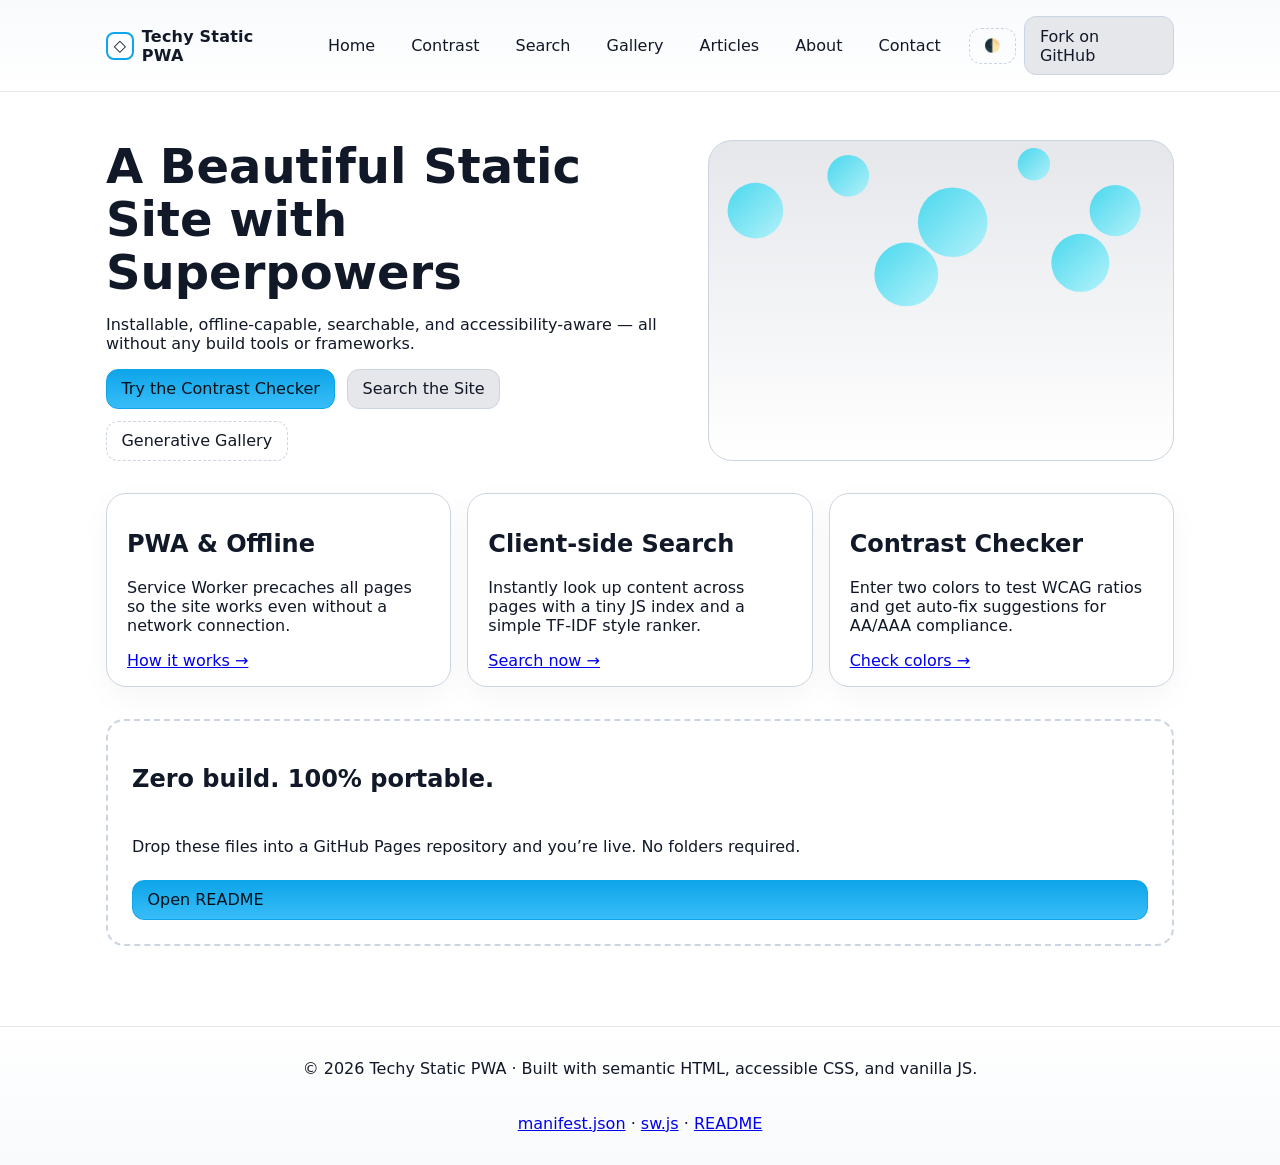
<file: index.html>
<!doctype html>
<html lang="en">
<head>
  <meta charset="utf-8" />
  <meta name="viewport" content="width=device-width, initial-scale=1" />
  <title>Home · Techy Static PWA</title>
  <meta name="description" content="A beautiful multi-page static site with PWA, client-side search, and a WCAG contrast checker." />
  <link rel="icon" href="favicon.svg" type="image/svg+xml" />
  <link rel="manifest" href="manifest.json" />
  <meta name="theme-color" content="#0f172a" />
  <link rel="stylesheet" href="style.css" />
  <script defer src="main.js"></script>
</head>
<body class="theme-auto">
  <a class="skip-link" href="#content">Skip to content</a>
  <header class="site-header">
    <div class="container header-inner">
      <a class="brand" href="index.html" aria-label="Home">
        <span class="brand-mark" aria-hidden="true">◇</span>
        <span class="brand-text">Techy Static PWA</span>
      </a>
      <button class="menu-toggle" aria-expanded="false" aria-controls="site-nav">
        <span class="sr-only">Toggle navigation</span>
        ☰
      </button>
      <nav id="site-nav" class="site-nav" aria-label="Main">
        <ul>
          <li><a href="index.html">Home</a></li>
          <li><a href="contrast.html">Contrast</a></li>
          <li><a href="search.html">Search</a></li>
          <li><a href="gallery.html">Gallery</a></li>
          <li><a href="articles.html">Articles</a></li>
          <li><a href="about.html">About</a></li>
          <li><a href="contact.html">Contact</a></li>
        </ul>
      </nav>
      <div class="header-actions">
        <button id="themeToggle" class="btn btn-ghost" aria-label="Toggle theme">🌓</button>
        <a class="btn" href="https://github.com/new" target="_blank" rel="noopener">Fork on GitHub</a>
      </div>
    </div>
  </header>
  <main id="content" class="container">

<section class="hero">
  <div class="hero-content">
    <h1 class="display">A Beautiful Static Site with Superpowers</h1>
    <p>Installable, offline-capable, searchable, and accessibility-aware — all without any build tools or frameworks.</p>
    <div class="hero-actions">
      <a class="btn btn-primary" href="contrast.html">Try the Contrast Checker</a>
      <a class="btn" href="search.html">Search the Site</a>
      <a class="btn btn-ghost" href="gallery.html">Generative Gallery</a>
    </div>
  </div>
  <div class="hero-art" aria-hidden="true">
    <svg viewBox="0 0 800 300" role="img" aria-label="Decorative generative art">
      <defs>
        <linearGradient id="g1" x1="0" x2="1" y1="0" y2="1">
          <stop offset="0%" stop-color="var(--accent-500)" />
          <stop offset="100%" stop-color="var(--accent-300)" />
        </linearGradient>
      </defs>
      <g fill="url(#g1)" opacity="0.8">
        <circle cx="80" cy="120" r="48" />
        <circle cx="240" cy="60" r="36" />
        <circle cx="420" cy="140" r="60" />
        <circle cx="560" cy="40" r="28" />
        <circle cx="700" cy="120" r="44" />
        <circle cx="340" cy="230" r="55" />
        <circle cx="640" cy="210" r="50" />
      </g>
    </svg>
  </div>
</section>

<section class="grid-3">
  <article class="card">
    <h2>PWA & Offline</h2>
    <p>Service Worker precaches all pages so the site works even without a network connection.</p>
    <a class="text-link" href="about.html#pwa">How it works →</a>
  </article>
  <article class="card">
    <h2>Client-side Search</h2>
    <p>Instantly look up content across pages with a tiny JS index and a simple TF-IDF style ranker.</p>
    <a class="text-link" href="search.html">Search now →</a>
  </article>
  <article class="card">
    <h2>Contrast Checker</h2>
    <p>Enter two colors to test WCAG ratios and get auto-fix suggestions for AA/AAA compliance.</p>
    <a class="text-link" href="contrast.html">Check colors →</a>
  </article>
</section>

<section class="callout">
  <h2>Zero build. 100% portable.</h2>
  <p>Drop these files into a GitHub Pages repository and you’re live. No folders required.</p>
  <a class="btn btn-primary" href="README.md">Open README</a>
</section>

  </main>
  <footer class="site-footer">
    <div class="container footer-inner">
      <p>© <span id="year"></span> Techy Static PWA · Built with semantic HTML, accessible CSS, and vanilla JS.</p>
      <p><a href="manifest.json">manifest.json</a> · <a href="sw.js">sw.js</a> · <a href="README.md">README</a></p>
    </div>
  </footer>
</body>
</html>
</file>
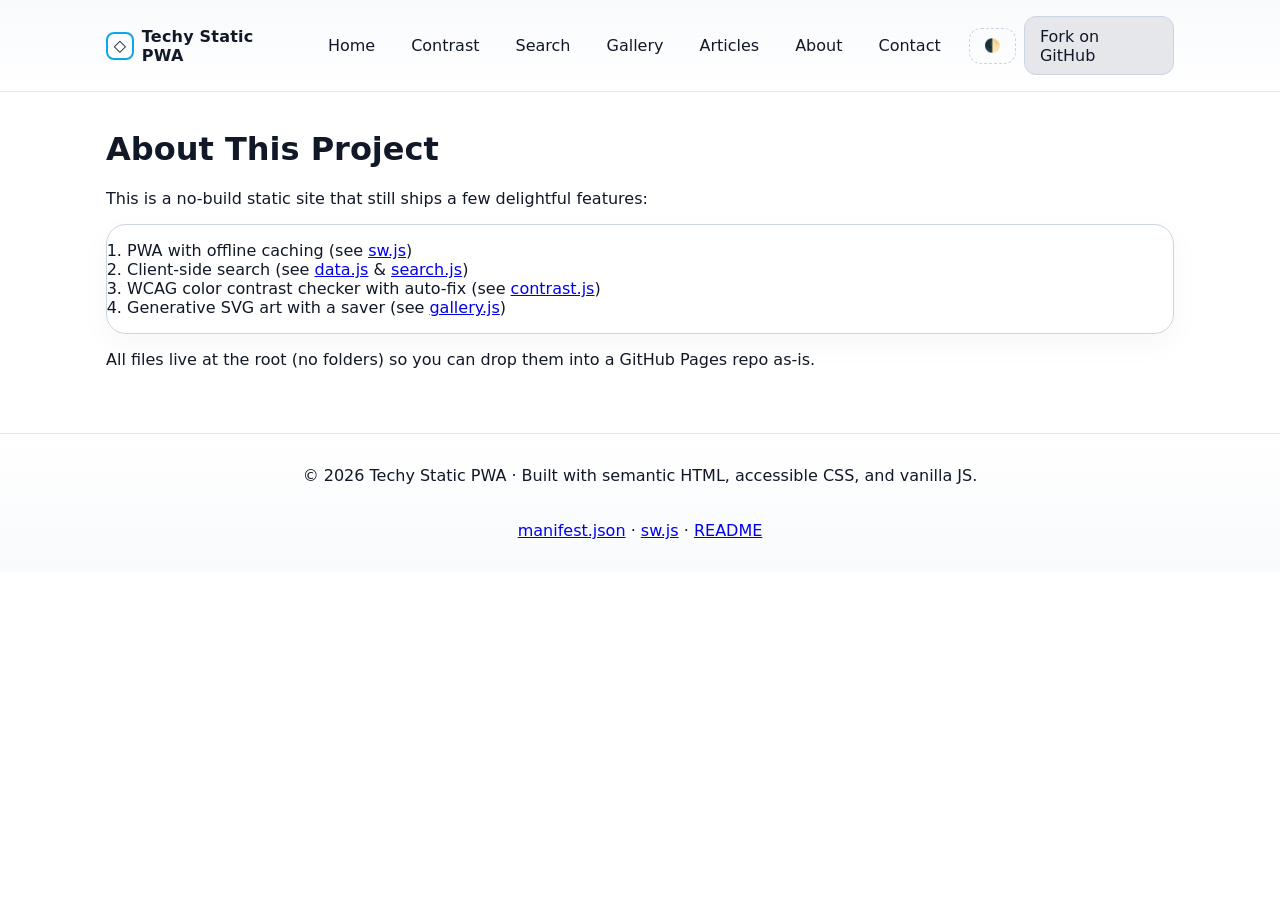
<file: about.html>
<!doctype html>
<html lang="en">
<head>
  <meta charset="utf-8" />
  <meta name="viewport" content="width=device-width, initial-scale=1" />
  <title>About · Techy Static PWA</title>
  <meta name="description" content="How this tiny tech demo works." />
  <link rel="icon" href="favicon.svg" type="image/svg+xml" />
  <link rel="manifest" href="manifest.json" />
  <meta name="theme-color" content="#0f172a" />
  <link rel="stylesheet" href="style.css" />
  <script defer src="main.js"></script>
</head>
<body class="theme-auto">
  <a class="skip-link" href="#content">Skip to content</a>
  <header class="site-header">
    <div class="container header-inner">
      <a class="brand" href="index.html" aria-label="Home">
        <span class="brand-mark" aria-hidden="true">◇</span>
        <span class="brand-text">Techy Static PWA</span>
      </a>
      <button class="menu-toggle" aria-expanded="false" aria-controls="site-nav">
        <span class="sr-only">Toggle navigation</span>
        ☰
      </button>
      <nav id="site-nav" class="site-nav" aria-label="Main">
        <ul>
          <li><a href="index.html">Home</a></li>
          <li><a href="contrast.html">Contrast</a></li>
          <li><a href="search.html">Search</a></li>
          <li><a href="gallery.html">Gallery</a></li>
          <li><a href="articles.html">Articles</a></li>
          <li><a href="about.html">About</a></li>
          <li><a href="contact.html">Contact</a></li>
        </ul>
      </nav>
      <div class="header-actions">
        <button id="themeToggle" class="btn btn-ghost" aria-label="Toggle theme">🌓</button>
        <a class="btn" href="https://github.com/new" target="_blank" rel="noopener">Fork on GitHub</a>
      </div>
    </div>
  </header>
  <main id="content" class="container">

  <h1>About This Project</h1>
  <p>This is a no-build static site that still ships a few delightful features:</p>
  <ol class="card">
    <li>PWA with offline caching (see <a href="sw.js">sw.js</a>)</li>
    <li>Client-side search (see <a href="data.js">data.js</a> & <a href="search.js">search.js</a>)</li>
    <li>WCAG color contrast checker with auto-fix (see <a href="contrast.js">contrast.js</a>)</li>
    <li>Generative SVG art with a saver (see <a href="gallery.js">gallery.js</a>)</li>
  </ol>
  <p>All files live at the root (no folders) so you can drop them into a GitHub Pages repo as-is.</p>

  </main>
  <footer class="site-footer">
    <div class="container footer-inner">
      <p>© <span id="year"></span> Techy Static PWA · Built with semantic HTML, accessible CSS, and vanilla JS.</p>
      <p><a href="manifest.json">manifest.json</a> · <a href="sw.js">sw.js</a> · <a href="README.md">README</a></p>
    </div>
  </footer>
</body>
</html>
</file>
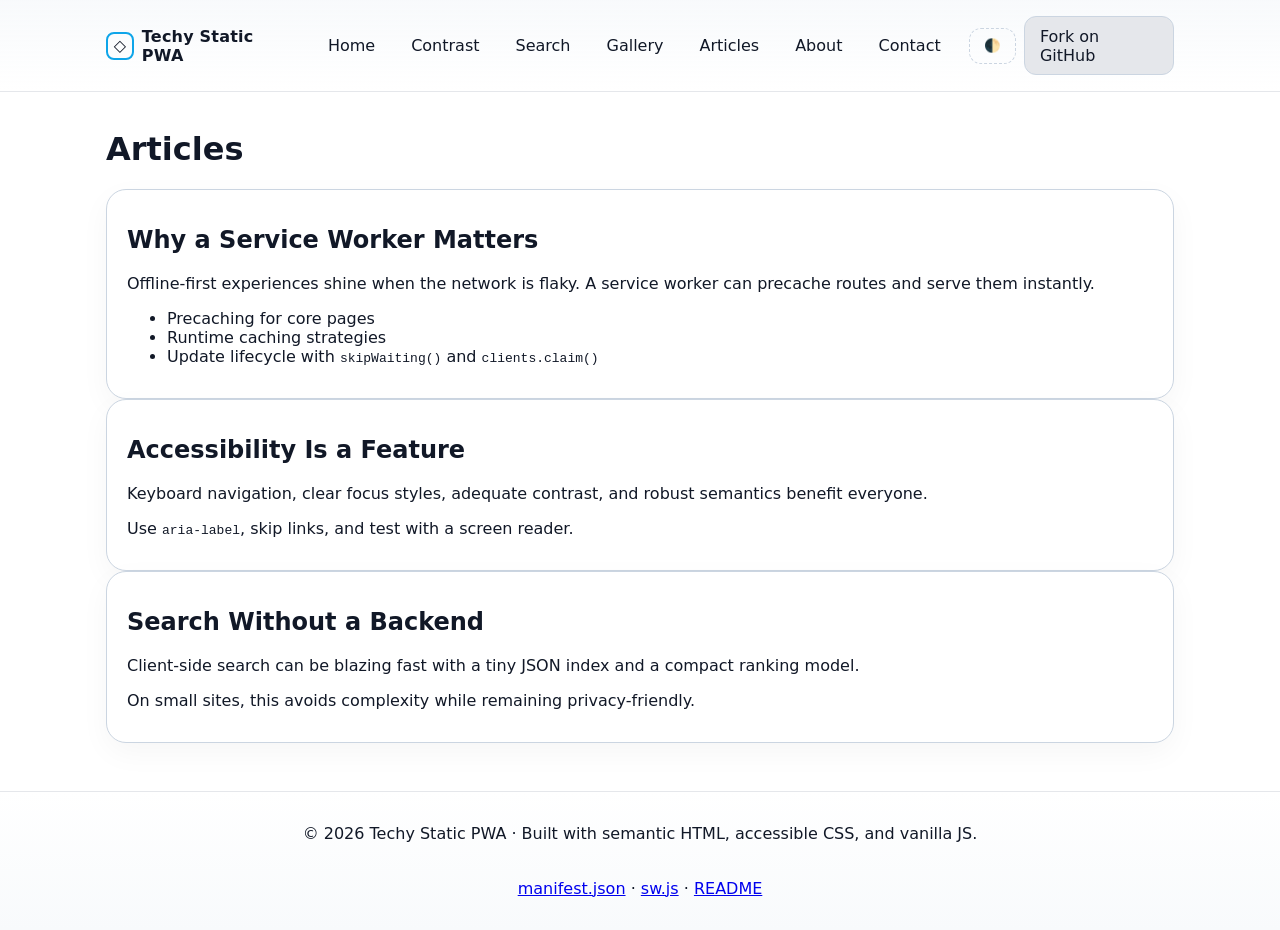
<file: articles.html>
<!doctype html>
<html lang="en">
<head>
  <meta charset="utf-8" />
  <meta name="viewport" content="width=device-width, initial-scale=1" />
  <title>Articles · Techy Static PWA</title>
  <meta name="description" content="A few articles to give search something to chew on." />
  <link rel="icon" href="favicon.svg" type="image/svg+xml" />
  <link rel="manifest" href="manifest.json" />
  <meta name="theme-color" content="#0f172a" />
  <link rel="stylesheet" href="style.css" />
  <script defer src="main.js"></script>
</head>
<body class="theme-auto">
  <a class="skip-link" href="#content">Skip to content</a>
  <header class="site-header">
    <div class="container header-inner">
      <a class="brand" href="index.html" aria-label="Home">
        <span class="brand-mark" aria-hidden="true">◇</span>
        <span class="brand-text">Techy Static PWA</span>
      </a>
      <button class="menu-toggle" aria-expanded="false" aria-controls="site-nav">
        <span class="sr-only">Toggle navigation</span>
        ☰
      </button>
      <nav id="site-nav" class="site-nav" aria-label="Main">
        <ul>
          <li><a href="index.html">Home</a></li>
          <li><a href="contrast.html">Contrast</a></li>
          <li><a href="search.html">Search</a></li>
          <li><a href="gallery.html">Gallery</a></li>
          <li><a href="articles.html">Articles</a></li>
          <li><a href="about.html">About</a></li>
          <li><a href="contact.html">Contact</a></li>
        </ul>
      </nav>
      <div class="header-actions">
        <button id="themeToggle" class="btn btn-ghost" aria-label="Toggle theme">🌓</button>
        <a class="btn" href="https://github.com/new" target="_blank" rel="noopener">Fork on GitHub</a>
      </div>
    </div>
  </header>
  <main id="content" class="container">

  <h1>Articles</h1>

  <article class="card">
    <h2 id="pwa">Why a Service Worker Matters</h2>
    <p>Offline-first experiences shine when the network is flaky. A service worker can precache routes and serve them instantly.</p>
    <ul>
      <li>Precaching for core pages</li>
      <li>Runtime caching strategies</li>
      <li>Update lifecycle with <code>skipWaiting()</code> and <code>clients.claim()</code></li>
    </ul>
  </article>

  <article class="card">
    <h2>Accessibility Is a Feature</h2>
    <p>Keyboard navigation, clear focus styles, adequate contrast, and robust semantics benefit everyone.</p>
    <p>Use <code>aria-label</code>, skip links, and test with a screen reader.</p>
  </article>

  <article class="card">
    <h2>Search Without a Backend</h2>
    <p>Client-side search can be blazing fast with a tiny JSON index and a compact ranking model.</p>
    <p>On small sites, this avoids complexity while remaining privacy-friendly.</p>
  </article>

  </main>
  <footer class="site-footer">
    <div class="container footer-inner">
      <p>© <span id="year"></span> Techy Static PWA · Built with semantic HTML, accessible CSS, and vanilla JS.</p>
      <p><a href="manifest.json">manifest.json</a> · <a href="sw.js">sw.js</a> · <a href="README.md">README</a></p>
    </div>
  </footer>
</body>
</html>
</file>
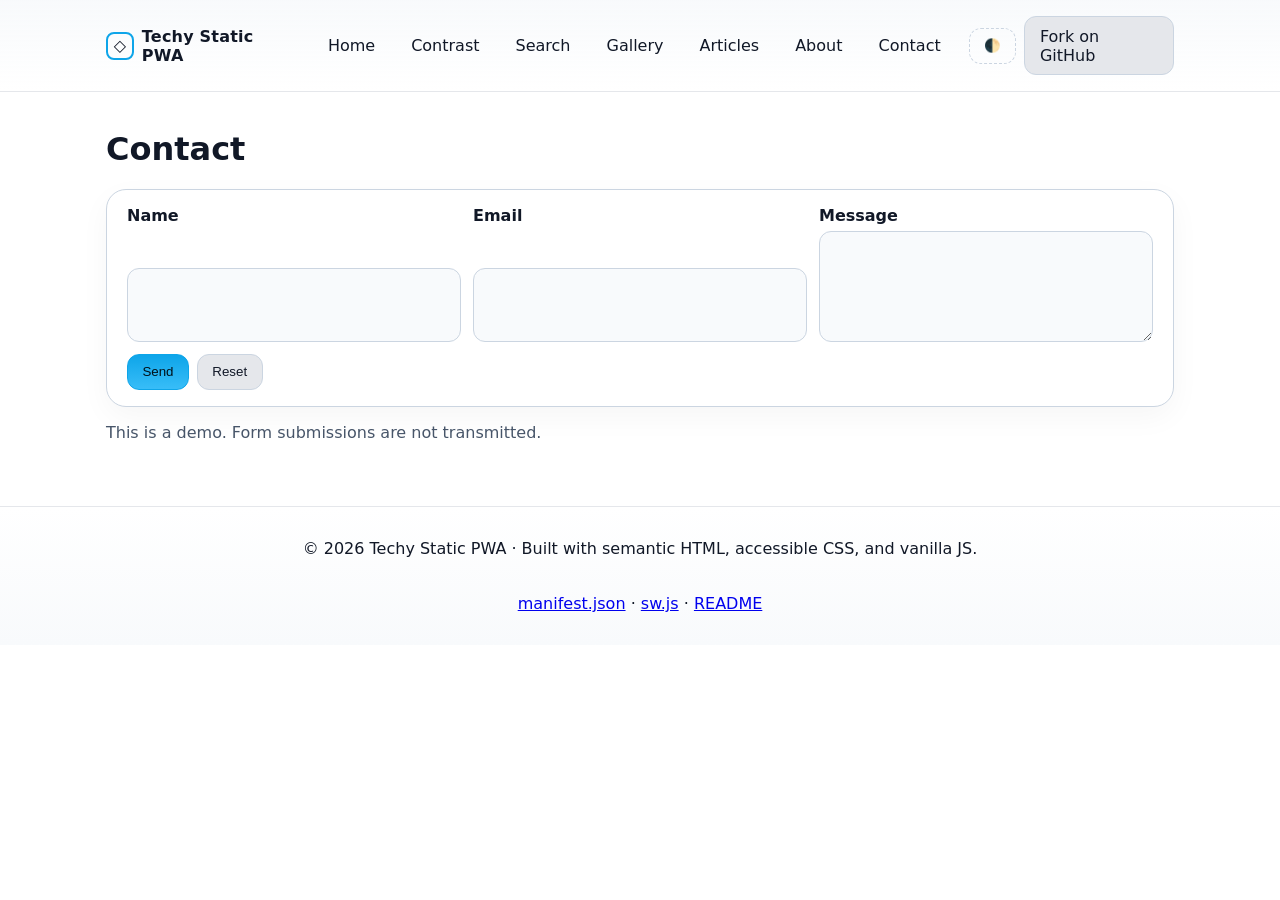
<file: contact.html>
<!doctype html>
<html lang="en">
<head>
  <meta charset="utf-8" />
  <meta name="viewport" content="width=device-width, initial-scale=1" />
  <title>Contact · Techy Static PWA</title>
  <meta name="description" content="Get in touch." />
  <link rel="icon" href="favicon.svg" type="image/svg+xml" />
  <link rel="manifest" href="manifest.json" />
  <meta name="theme-color" content="#0f172a" />
  <link rel="stylesheet" href="style.css" />
  <script defer src="main.js"></script>
</head>
<body class="theme-auto">
  <a class="skip-link" href="#content">Skip to content</a>
  <header class="site-header">
    <div class="container header-inner">
      <a class="brand" href="index.html" aria-label="Home">
        <span class="brand-mark" aria-hidden="true">◇</span>
        <span class="brand-text">Techy Static PWA</span>
      </a>
      <button class="menu-toggle" aria-expanded="false" aria-controls="site-nav">
        <span class="sr-only">Toggle navigation</span>
        ☰
      </button>
      <nav id="site-nav" class="site-nav" aria-label="Main">
        <ul>
          <li><a href="index.html">Home</a></li>
          <li><a href="contrast.html">Contrast</a></li>
          <li><a href="search.html">Search</a></li>
          <li><a href="gallery.html">Gallery</a></li>
          <li><a href="articles.html">Articles</a></li>
          <li><a href="about.html">About</a></li>
          <li><a href="contact.html">Contact</a></li>
        </ul>
      </nav>
      <div class="header-actions">
        <button id="themeToggle" class="btn btn-ghost" aria-label="Toggle theme">🌓</button>
        <a class="btn" href="https://github.com/new" target="_blank" rel="noopener">Fork on GitHub</a>
      </div>
    </div>
  </header>
  <main id="content" class="container">

  <h1>Contact</h1>
  <div class="card">
    <form class="form-grid" onsubmit="event.preventDefault(); alert('Thanks! This demo does not send email.');">
      <label>Name<input type="text" required></label>
      <label>Email<input type="email" required></label>
      <label>Message<textarea rows="6" required></textarea></label>
      <div class="form-actions">
        <button class="btn btn-primary" type="submit">Send</button>
        <button class="btn" type="reset">Reset</button>
      </div>
    </form>
  </div>
  <p class="muted">This is a demo. Form submissions are not transmitted.</p>

  </main>
  <footer class="site-footer">
    <div class="container footer-inner">
      <p>© <span id="year"></span> Techy Static PWA · Built with semantic HTML, accessible CSS, and vanilla JS.</p>
      <p><a href="manifest.json">manifest.json</a> · <a href="sw.js">sw.js</a> · <a href="README.md">README</a></p>
    </div>
  </footer>
</body>
</html>
</file>
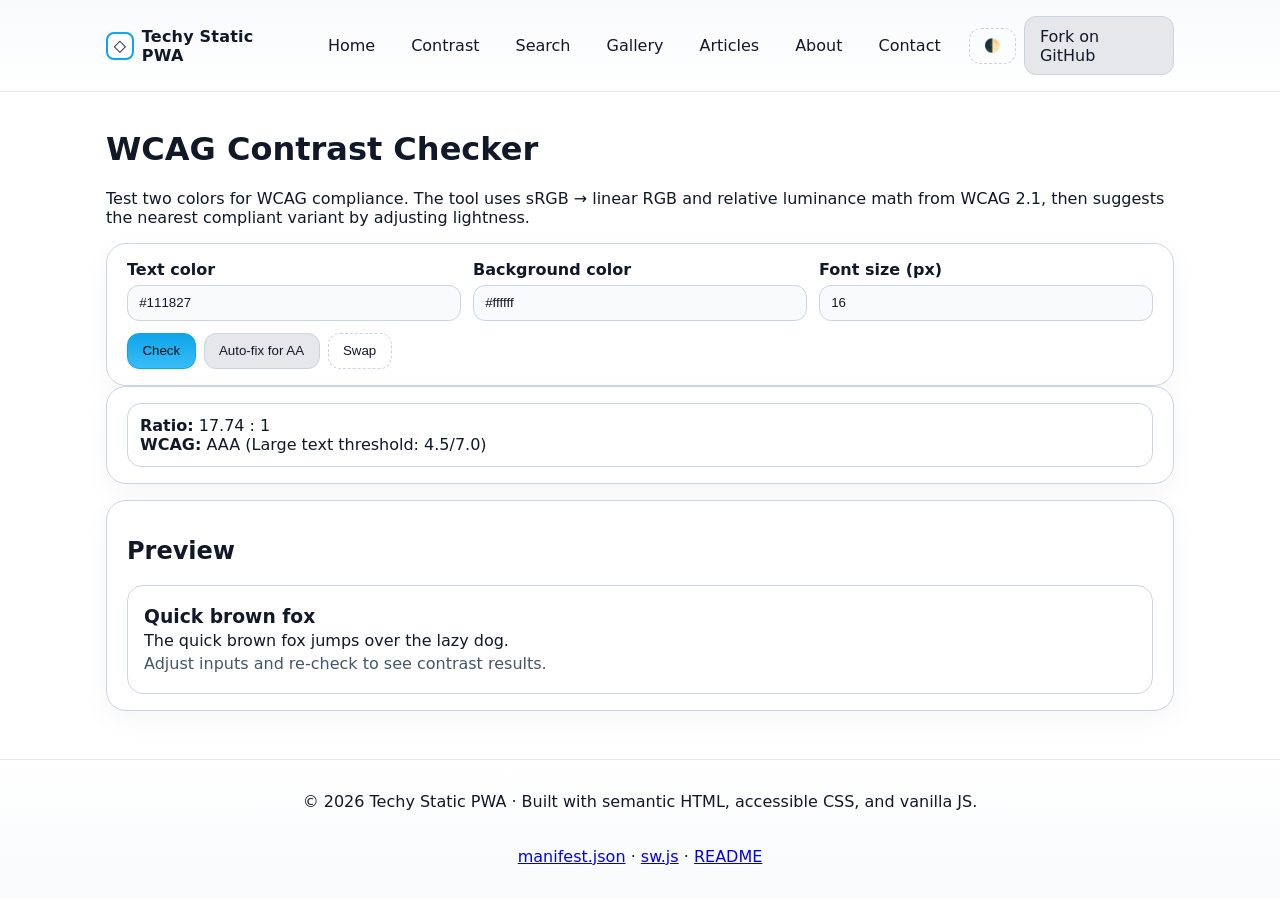
<file: contrast.html>
<!doctype html>
<html lang="en">
<head>
  <meta charset="utf-8" />
  <meta name="viewport" content="width=device-width, initial-scale=1" />
  <title>Contrast Checker · Techy Static PWA</title>
  <meta name="description" content="WCAG color contrast checker with auto-fix suggestions." />
  <link rel="icon" href="favicon.svg" type="image/svg+xml" />
  <link rel="manifest" href="manifest.json" />
  <meta name="theme-color" content="#0f172a" />
  <link rel="stylesheet" href="style.css" />
  <script defer src="main.js"></script>
</head>
<body class="theme-auto">
  <a class="skip-link" href="#content">Skip to content</a>
  <header class="site-header">
    <div class="container header-inner">
      <a class="brand" href="index.html" aria-label="Home">
        <span class="brand-mark" aria-hidden="true">◇</span>
        <span class="brand-text">Techy Static PWA</span>
      </a>
      <button class="menu-toggle" aria-expanded="false" aria-controls="site-nav">
        <span class="sr-only">Toggle navigation</span>
        ☰
      </button>
      <nav id="site-nav" class="site-nav" aria-label="Main">
        <ul>
          <li><a href="index.html">Home</a></li>
          <li><a href="contrast.html">Contrast</a></li>
          <li><a href="search.html">Search</a></li>
          <li><a href="gallery.html">Gallery</a></li>
          <li><a href="articles.html">Articles</a></li>
          <li><a href="about.html">About</a></li>
          <li><a href="contact.html">Contact</a></li>
        </ul>
      </nav>
      <div class="header-actions">
        <button id="themeToggle" class="btn btn-ghost" aria-label="Toggle theme">🌓</button>
        <a class="btn" href="https://github.com/new" target="_blank" rel="noopener">Fork on GitHub</a>
      </div>
    </div>
  </header>
  <main id="content" class="container">

  <h1>WCAG Contrast Checker</h1>
  <p>Test two colors for WCAG compliance. The tool uses sRGB → linear RGB and relative luminance math from WCAG 2.1,
     then suggests the nearest compliant variant by adjusting lightness.</p>

  <form id="contrastForm" class="card form-grid" autocomplete="off">
    <label>
      Text color
      <input type="text" id="colorText" placeholder="#111827" value="#111827" />
    </label>
    <label>
      Background color
      <input type="text" id="colorBg" placeholder="#ffffff" value="#ffffff" />
    </label>
    <label>
      Font size (px)
      <input type="number" id="fontSize" value="16" min="8" max="96" />
    </label>
    <div class="form-actions">
      <button type="button" class="btn btn-primary" id="checkBtn">Check</button>
      <button type="button" class="btn" id="suggestBtn">Auto-fix for AA</button>
      <button type="button" class="btn btn-ghost" id="swapBtn">Swap</button>
    </div>
  </form>

  <div id="contrastResult" class="result card" aria-live="polite"></div>

  <section class="preview card">
    <h2>Preview</h2>
    <div id="previewArea" class="preview-box" style="--preview-text:#111827; --preview-bg:#ffffff">
      <h3>Quick brown fox</h3>
      <p>The quick brown fox jumps over the lazy dog.</p>
      <p class="muted">Adjust inputs and re-check to see contrast results.</p>
    </div>
  </section>

  <script src="contrast.js" defer></script>

  </main>
  <footer class="site-footer">
    <div class="container footer-inner">
      <p>© <span id="year"></span> Techy Static PWA · Built with semantic HTML, accessible CSS, and vanilla JS.</p>
      <p><a href="manifest.json">manifest.json</a> · <a href="sw.js">sw.js</a> · <a href="README.md">README</a></p>
    </div>
  </footer>
</body>
</html>
</file>
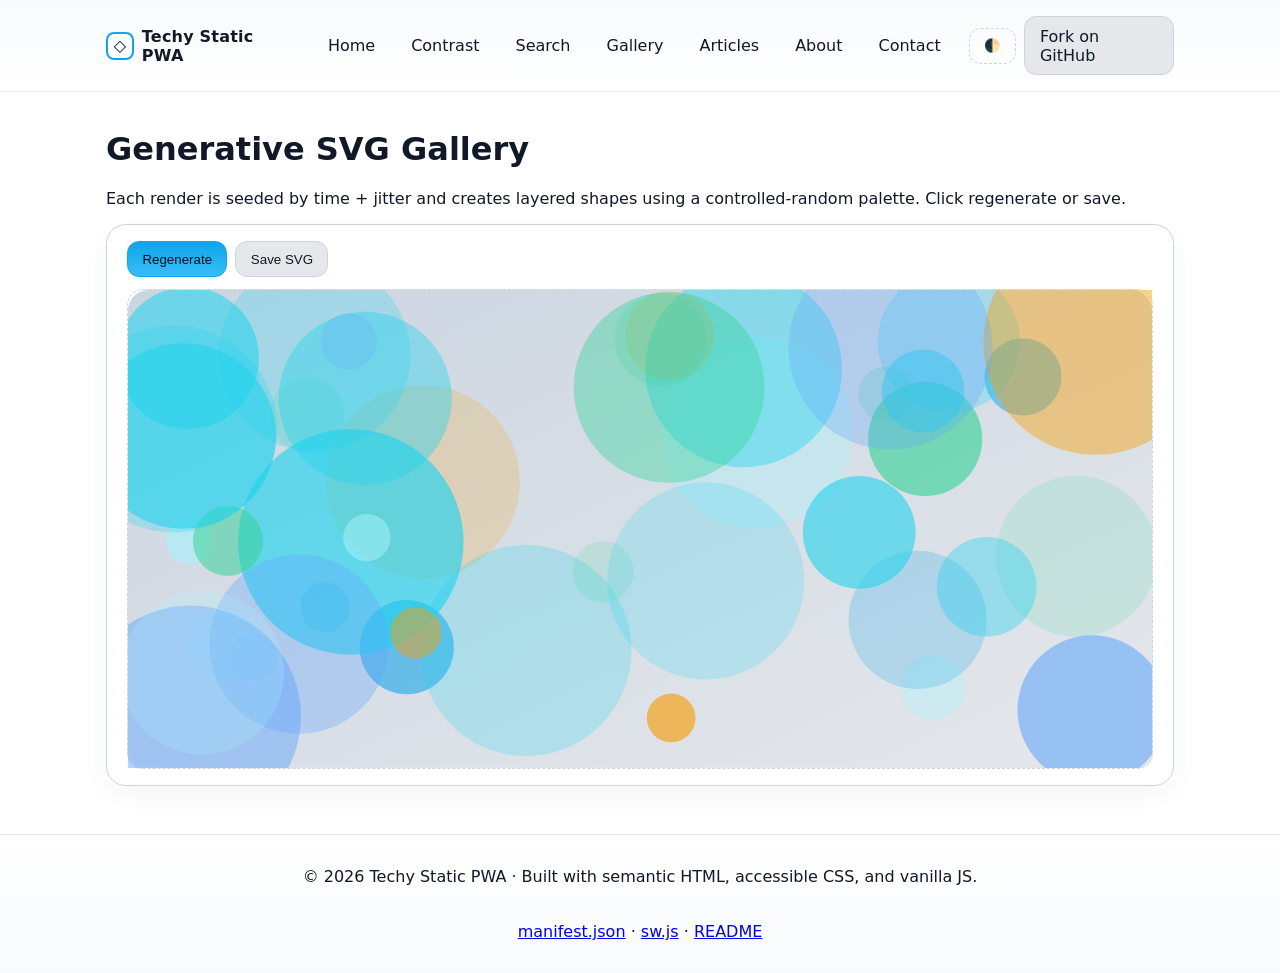
<file: gallery.html>
<!doctype html>
<html lang="en">
<head>
  <meta charset="utf-8" />
  <meta name="viewport" content="width=device-width, initial-scale=1" />
  <title>Generative Gallery · Techy Static PWA</title>
  <meta name="description" content="Lightweight generative SVG art with a Save button." />
  <link rel="icon" href="favicon.svg" type="image/svg+xml" />
  <link rel="manifest" href="manifest.json" />
  <meta name="theme-color" content="#0f172a" />
  <link rel="stylesheet" href="style.css" />
  <script defer src="main.js"></script>
</head>
<body class="theme-auto">
  <a class="skip-link" href="#content">Skip to content</a>
  <header class="site-header">
    <div class="container header-inner">
      <a class="brand" href="index.html" aria-label="Home">
        <span class="brand-mark" aria-hidden="true">◇</span>
        <span class="brand-text">Techy Static PWA</span>
      </a>
      <button class="menu-toggle" aria-expanded="false" aria-controls="site-nav">
        <span class="sr-only">Toggle navigation</span>
        ☰
      </button>
      <nav id="site-nav" class="site-nav" aria-label="Main">
        <ul>
          <li><a href="index.html">Home</a></li>
          <li><a href="contrast.html">Contrast</a></li>
          <li><a href="search.html">Search</a></li>
          <li><a href="gallery.html">Gallery</a></li>
          <li><a href="articles.html">Articles</a></li>
          <li><a href="about.html">About</a></li>
          <li><a href="contact.html">Contact</a></li>
        </ul>
      </nav>
      <div class="header-actions">
        <button id="themeToggle" class="btn btn-ghost" aria-label="Toggle theme">🌓</button>
        <a class="btn" href="https://github.com/new" target="_blank" rel="noopener">Fork on GitHub</a>
      </div>
    </div>
  </header>
  <main id="content" class="container">

  <h1>Generative SVG Gallery</h1>
  <p>Each render is seeded by time + jitter and creates layered shapes using a controlled-random palette. Click regenerate or save.</p>

  <div class="card">
    <div class="gallery-controls">
      <button id="regenerate" class="btn btn-primary">Regenerate</button>
      <button id="saveSvg" class="btn">Save SVG</button>
    </div>
    <div id="artMount" class="art-mount" aria-live="polite"></div>
  </div>

  <script src="gallery.js" defer></script>

  </main>
  <footer class="site-footer">
    <div class="container footer-inner">
      <p>© <span id="year"></span> Techy Static PWA · Built with semantic HTML, accessible CSS, and vanilla JS.</p>
      <p><a href="manifest.json">manifest.json</a> · <a href="sw.js">sw.js</a> · <a href="README.md">README</a></p>
    </div>
  </footer>
</body>
</html>
</file>
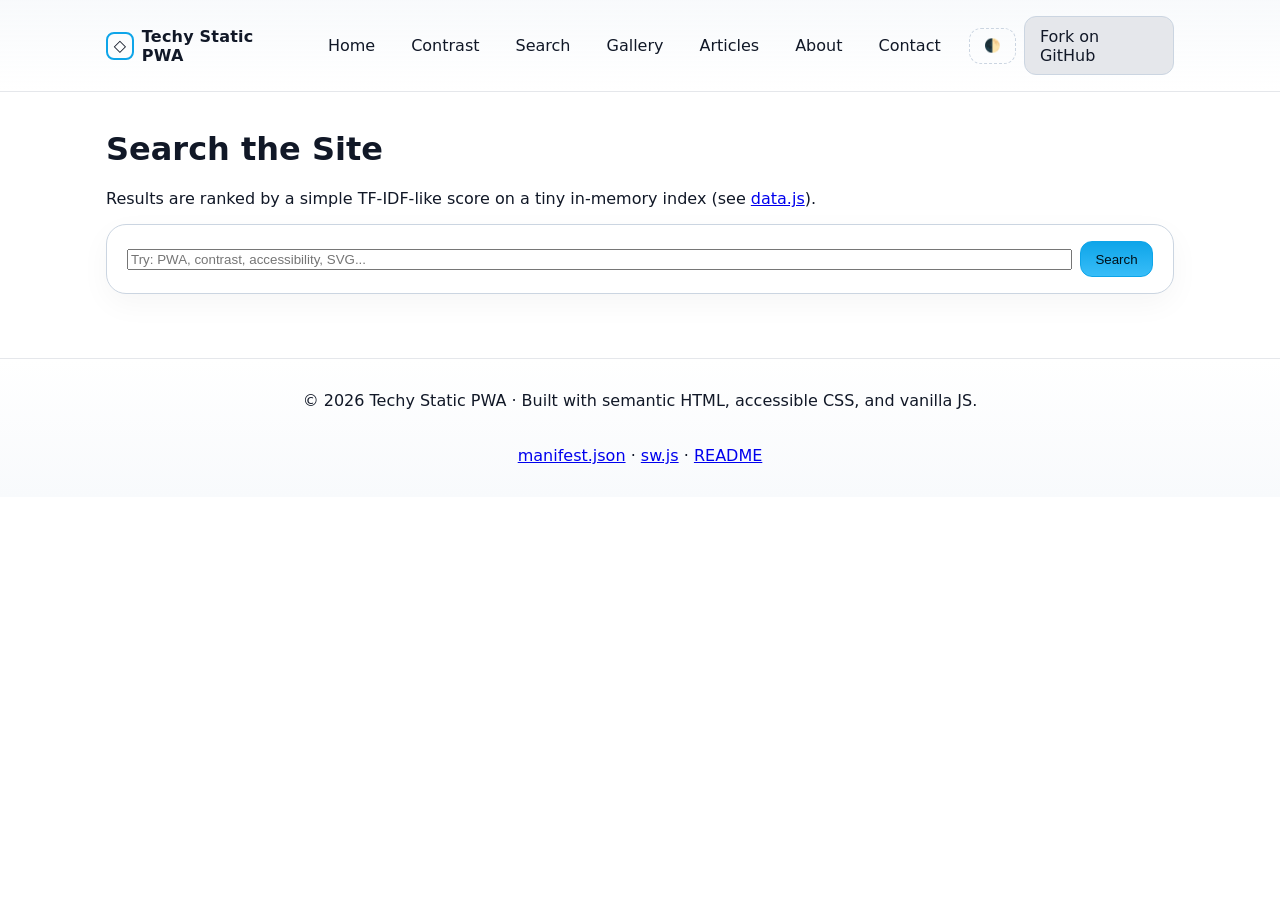
<file: search.html>
<!doctype html>
<html lang="en">
<head>
  <meta charset="utf-8" />
  <meta name="viewport" content="width=device-width, initial-scale=1" />
  <title>Search · Techy Static PWA</title>
  <meta name="description" content="Client-side full-text search across pages with a tiny index." />
  <link rel="icon" href="favicon.svg" type="image/svg+xml" />
  <link rel="manifest" href="manifest.json" />
  <meta name="theme-color" content="#0f172a" />
  <link rel="stylesheet" href="style.css" />
  <script defer src="main.js"></script>
</head>
<body class="theme-auto">
  <a class="skip-link" href="#content">Skip to content</a>
  <header class="site-header">
    <div class="container header-inner">
      <a class="brand" href="index.html" aria-label="Home">
        <span class="brand-mark" aria-hidden="true">◇</span>
        <span class="brand-text">Techy Static PWA</span>
      </a>
      <button class="menu-toggle" aria-expanded="false" aria-controls="site-nav">
        <span class="sr-only">Toggle navigation</span>
        ☰
      </button>
      <nav id="site-nav" class="site-nav" aria-label="Main">
        <ul>
          <li><a href="index.html">Home</a></li>
          <li><a href="contrast.html">Contrast</a></li>
          <li><a href="search.html">Search</a></li>
          <li><a href="gallery.html">Gallery</a></li>
          <li><a href="articles.html">Articles</a></li>
          <li><a href="about.html">About</a></li>
          <li><a href="contact.html">Contact</a></li>
        </ul>
      </nav>
      <div class="header-actions">
        <button id="themeToggle" class="btn btn-ghost" aria-label="Toggle theme">🌓</button>
        <a class="btn" href="https://github.com/new" target="_blank" rel="noopener">Fork on GitHub</a>
      </div>
    </div>
  </header>
  <main id="content" class="container">

  <h1>Search the Site</h1>
  <p>Results are ranked by a simple TF-IDF-like score on a tiny in-memory index (see <a href="data.js">data.js</a>).</p>

  <div class="search card">
    <input id="q" type="search" placeholder="Try: PWA, contrast, accessibility, SVG..." aria-label="Search query" />
    <button id="go" class="btn btn-primary">Search</button>
  </div>
  <div id="results" class="results" aria-live="polite"></div>

  <script src="data.js" defer></script>
  <script src="search.js" defer></script>

  </main>
  <footer class="site-footer">
    <div class="container footer-inner">
      <p>© <span id="year"></span> Techy Static PWA · Built with semantic HTML, accessible CSS, and vanilla JS.</p>
      <p><a href="manifest.json">manifest.json</a> · <a href="sw.js">sw.js</a> · <a href="README.md">README</a></p>
    </div>
  </footer>
</body>
</html>
</file>
<file: style.css>
:root{
  --bg: #0b1220;
  --bg-2:#0f172a;
  --card:#0b1220;
  --text:#e5e7eb;
  --muted:#94a3b8;
  --primary:#22d3ee;
  --ring:#22d3ee55;
  --accent-500:#22d3ee;
  --accent-300:#a5f3fc;
  --surface:#111827;
  --surface-2:#182233;
}
@media (prefers-color-scheme: light){
  :root{
    --bg:#ffffff;
    --bg-2:#f8fafc;
    --card:#ffffff;
    --text:#111827;
    --muted:#475569;
    --primary:#0ea5e9;
    --ring:#0ea5e955;
    --surface:#e5e7eb;
    --surface-2:#cbd5e1;
  }
}

*{box-sizing:border-box}
html,body{margin:0;padding:0;font-family:system-ui,-apple-system,Segoe UI,Roboto,Ubuntu,Cantarell,Inter,Noto Sans,sans-serif;color:var(--text);background:var(--bg);}
.container{max-width:1100px;margin:0 auto;padding:1rem}
.site-header{position:sticky;top:0;z-index:50;background:linear-gradient(180deg,var(--bg-2),transparent);backdrop-filter:saturate(1.2) blur(8px);border-bottom:1px solid var(--surface);}
.header-inner{display:flex;align-items:center;gap:1rem}
.brand{display:flex;align-items:center;gap:.5rem;text-decoration:none;color:var(--text);font-weight:700}
.brand-mark{display:inline-grid;place-content:center;width:28px;height:28px;border:2px solid var(--primary);border-radius:8px}
.brand-text{letter-spacing:.2px}
.menu-toggle{display:none;background:none;border:none;font-size:1.25rem;color:var(--text)}
.site-nav ul{display:flex;gap:.75rem;list-style:none;padding:0;margin:0}
.site-nav a{display:inline-block;padding:.5rem .75rem;border-radius:10px;text-decoration:none;color:var(--text)}
.site-nav a:hover,.site-nav a:focus{outline:none;background:var(--surface)}

.header-actions{margin-left:auto;display:flex;gap:.5rem;align-items:center}
.btn{display:inline-flex;align-items:center;gap:.5rem;padding:.6rem .9rem;border-radius:12px;background:var(--surface);border:1px solid var(--surface-2);color:var(--text);text-decoration:none;cursor:pointer}
.btn:hover{border-color:var(--primary)}
.btn:focus{outline:3px solid var(--ring);outline-offset:2px}
.btn-primary{background:linear-gradient(180deg,var(--primary),#38bdf8);border-color:#0ea5e9;color:#00111a}
.btn-ghost{background:transparent;border:1px dashed var(--surface-2)}

.display{font-size:clamp(2rem,4vw,3rem);line-height:1.1;margin:0 0 .5rem}
.hero{display:grid;grid-template-columns:1.1fr .9fr;gap:2rem;padding:2rem 0}
.hero-art{background:linear-gradient(180deg,var(--surface),transparent);border-radius:24px;border:1px solid var(--surface-2)}
.hero-content .hero-actions{display:flex;gap:.75rem;flex-wrap:wrap}

.grid-3{display:grid;grid-template-columns:repeat(3,1fr);gap:1rem}
.card{background:var(--card);border:1px solid var(--surface-2);border-radius:20px;padding:1rem 1.25rem;box-shadow:0 10px 30px #0000000a}
.callout{margin:2rem 0;padding:1.5rem;border:2px dashed var(--surface-2);border-radius:18px;display:grid;gap:.5rem}

.form-grid{display:grid;grid-template-columns:repeat(3,1fr);gap:.75rem}
.form-grid label{display:grid;gap:.35rem;font-weight:600}
.form-grid input,.form-grid textarea{padding:.6rem .7rem;border-radius:12px;border:1px solid var(--surface-2);background:var(--bg-2);color:var(--text)}
.form-actions{grid-column:1/-1;display:flex;gap:.5rem}

.preview{margin-top:1rem}
.preview-box{padding:1rem;border-radius:16px;border:1px solid var(--surface-2);background:var(--bg-2);color:var(--text)}
.preview-box h3,.preview-box p{margin:.25rem 0}
.preview-box{background:var(--preview-bg);color:var(--preview-text)}

.search{display:flex;gap:.5rem;align-items:center}
.search input{flex:1;min-width:220px}
.results{display:grid;gap:.75rem;margin-top:1rem}
.result-item{padding:.75rem;border:1px solid var(--surface-2);border-radius:14px}
.result-item a{font-weight:700;color:var(--text);text-decoration:none}
.result-item a:hover{text-decoration:underline}

.gallery-controls{display:flex;gap:.5rem;margin-bottom:.75rem}
.art-mount{display:grid;place-items:center;min-height:300px;border:1px dashed var(--surface-2);border-radius:16px;background:linear-gradient(180deg,transparent,var(--surface))}

.site-footer{margin-top:2rem;border-top:1px solid var(--surface);background:linear-gradient(0deg,var(--bg-2),transparent)}
.footer-inner{display:flex;flex-direction:column;gap:.25rem;align-items:center;justify-content:center;padding:1rem}

.skip-link{position:absolute;left:-9999px;top:auto;width:1px;height:1px;overflow:hidden}
.skip-link:focus{left:1rem;top:1rem;width:auto;height:auto;padding:.5rem;border-radius:8px;background:#fff;color:#000}

.sr-only{position:absolute;width:1px;height:1px;padding:0;margin:-1px;overflow:hidden;clip:rect(0,0,0,0);border:0}

.muted{color:var(--muted)}

@media (max-width: 900px){
  .hero{grid-template-columns:1fr}
  .grid-3{grid-template-columns:1fr}
  .form-grid{grid-template-columns:1fr}
  .menu-toggle{display:inline-grid}
  .site-nav{display:none}
  .site-nav.open{display:block}
  .site-nav ul{flex-direction:column;padding:.75rem;border:1px solid var(--surface-2);border-radius:14px;background:var(--bg-2)}
}
</file>
